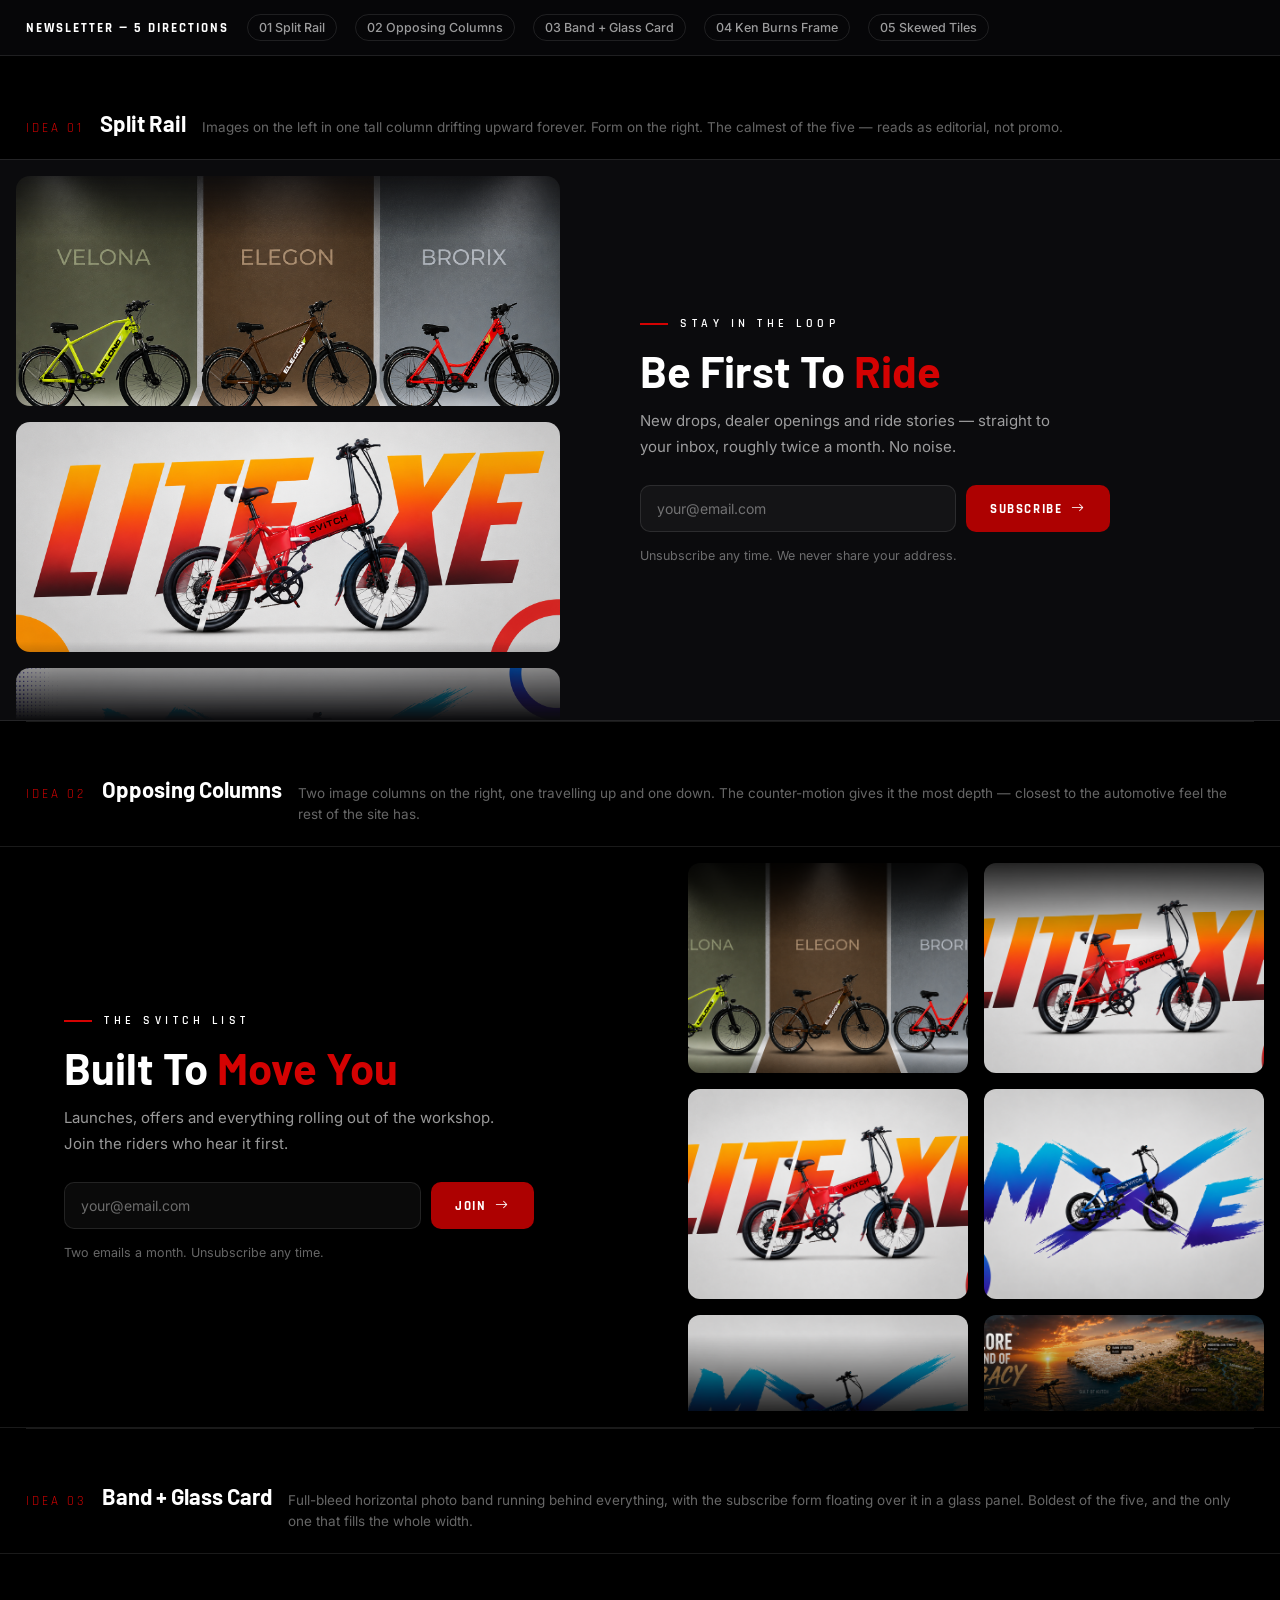
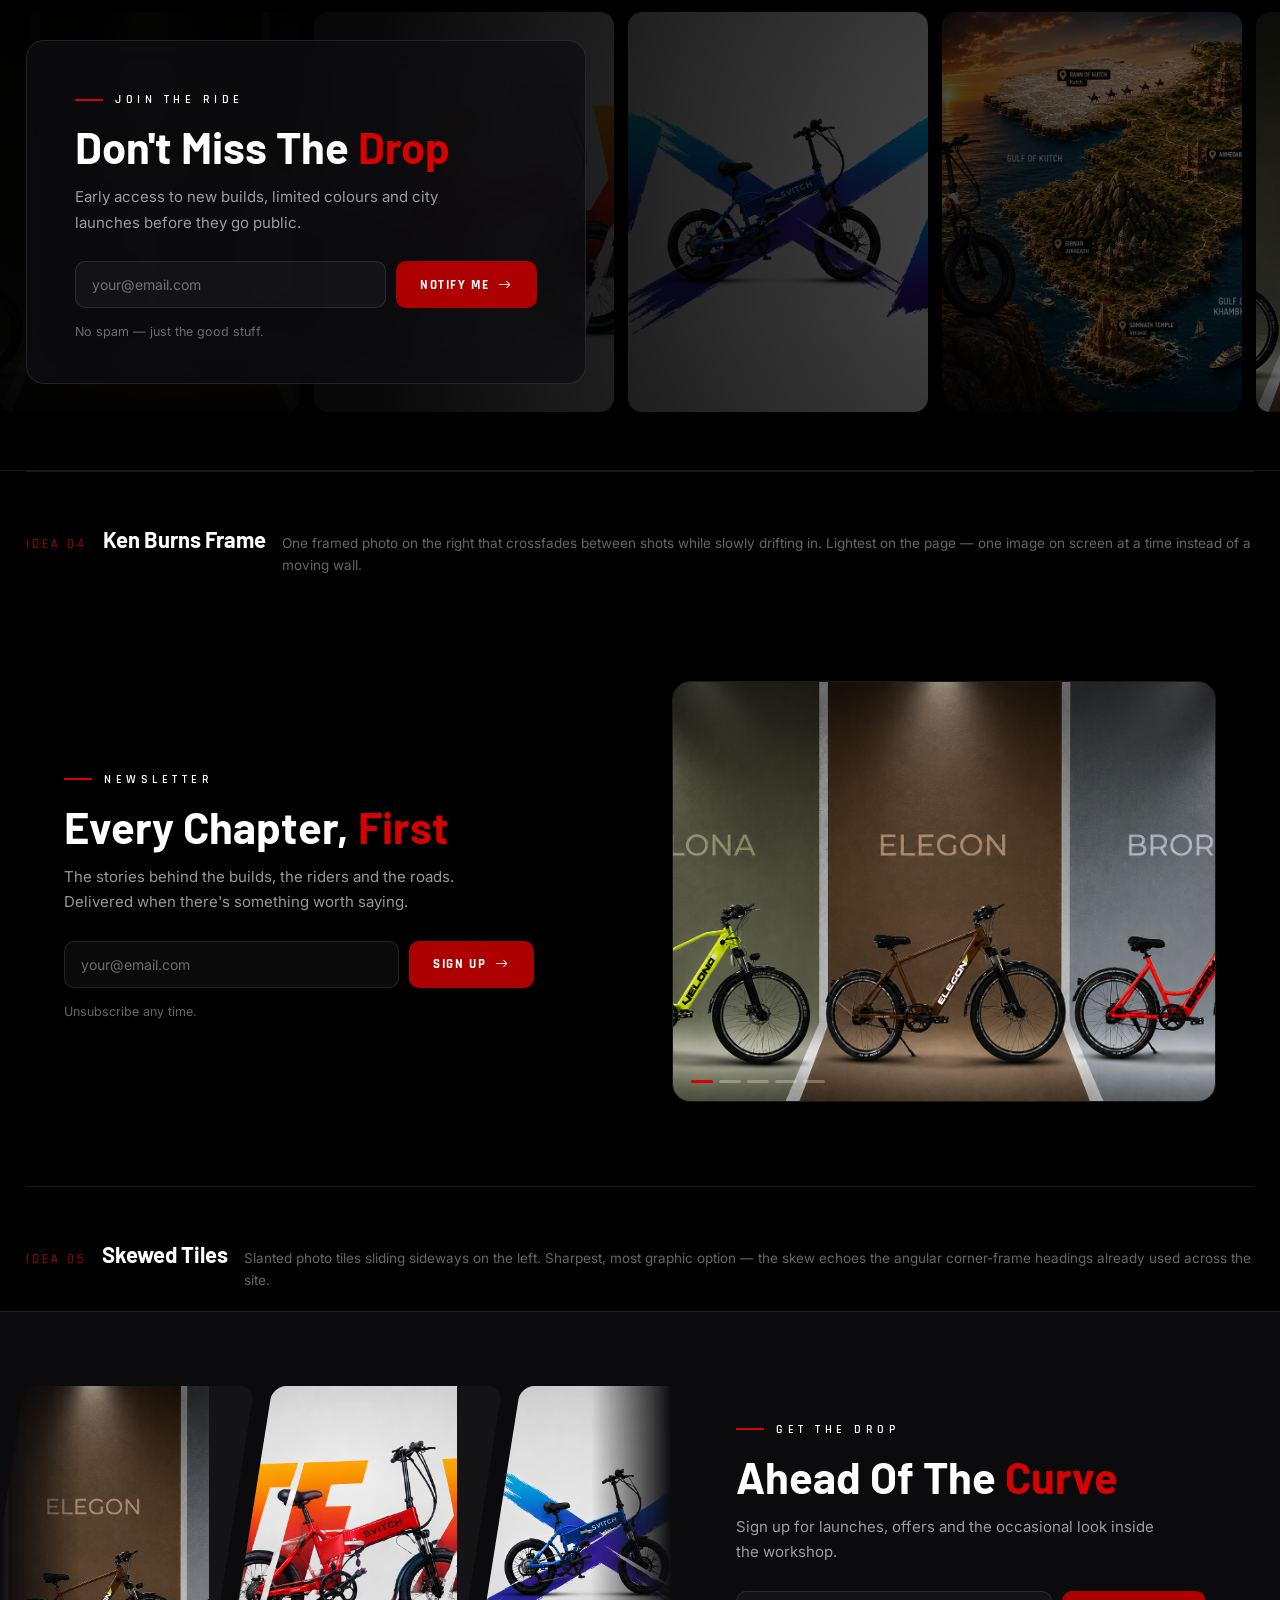
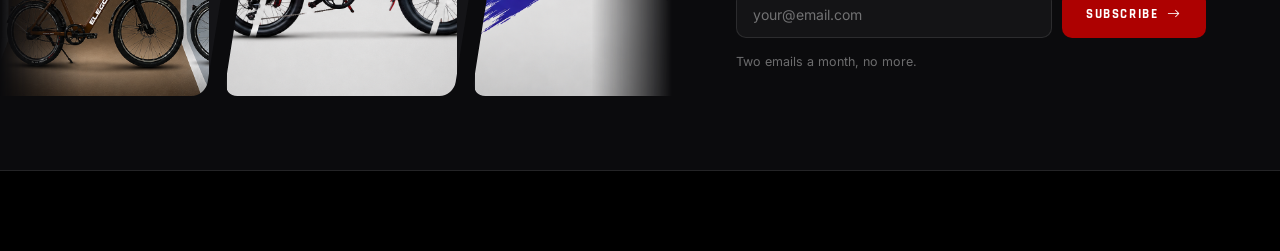
<file: newsletter-ideas.html>
<!doctype html>
<html lang="en">
  <head>
    <meta charset="UTF-8" />
    <meta name="viewport" content="width=device-width, initial-scale=1.0" />
    <title>Svitch — Newsletter Directions</title>

    <link rel="preconnect" href="https://fonts.googleapis.com" />
    <link rel="preconnect" href="https://fonts.gstatic.com" crossorigin />
    <link
      href="https://fonts.googleapis.com/css2?family=Barlow:wght@500;600;700&family=Inter:wght@400;500;600&family=Rajdhani:wght@400;500;600;700&display=swap"
      rel="stylesheet"
    />
    <link
      rel="stylesheet"
      href="https://cdn.jsdelivr.net/npm/bootstrap-icons@1.13.1/font/bootstrap-icons.min.css"
    />

    <style>
      /* Tokens copied from style.css so this page is self-contained and
         can't be knocked around by the site's section rules. */
      :root {
        --red: #ad0101;
        --red-lit: #d40202;
        --black: #000;
        --white: #fff;
        --surface: #0b0b0d;
        --surface-2: #141417;
        --line: rgba(255, 255, 255, 0.1);
        --text-soft: rgba(255, 255, 255, 0.6);
        --text-dim: rgba(255, 255, 255, 0.4);
        --font-display: "Barlow", "Century Gothic", Verdana, Arial, sans-serif;
        --font-heading: "Rajdhani", "Barlow", sans-serif;
        --font-body: "Inter", -apple-system, "Segoe UI", Arial, sans-serif;
        --ease: cubic-bezier(0.22, 1, 0.36, 1);
      }

      * { box-sizing: border-box; }
      body {
        margin: 0;
        background: var(--black);
        color: var(--white);
        font-family: var(--font-body);
        -webkit-font-smoothing: antialiased;
      }
      img { display: block; max-width: 100%; }

      /* ——— Chooser chrome (not part of any design) ——— */
      .picker-bar {
        position: sticky;
        top: 0;
        z-index: 50;
        display: flex;
        align-items: center;
        gap: 18px;
        flex-wrap: wrap;
        padding: 14px 26px;
        background: rgba(8, 8, 10, 0.86);
        backdrop-filter: blur(14px);
        border-bottom: 1px solid var(--line);
      }
      .picker-bar strong {
        font-family: var(--font-heading);
        letter-spacing: 2px;
        text-transform: uppercase;
        font-size: 13px;
      }
      .picker-bar a {
        color: var(--text-soft);
        text-decoration: none;
        font-size: 12.5px;
        font-weight: 500;
        padding: 5px 11px;
        border: 1px solid var(--line);
        border-radius: 999px;
        transition: all 0.25s var(--ease);
      }
      .picker-bar a:hover {
        color: var(--white);
        border-color: var(--red-lit);
      }

      .idea-label {
        display: flex;
        align-items: baseline;
        gap: 16px;
        flex-wrap: wrap;
        padding: 54px 26px 20px;
        max-width: 1320px;
        margin: 0 auto;
      }
      .idea-num {
        font-family: var(--font-heading);
        font-size: 13px;
        letter-spacing: 3px;
        color: var(--red-lit);
      }
      .idea-name {
        font-family: var(--font-display);
        font-size: 22px;
        font-weight: 700;
        margin: 0;
      }
      .idea-mech {
        flex: 1 1 320px;
        margin: 0;
        font-size: 13.5px;
        line-height: 1.6;
        color: var(--text-dim);
      }
      .idea-sep { height: 1px; background: var(--line); margin: 0 26px; }

      /* ——— Shared newsletter form furniture ——— */
      .nl-eyebrow {
        display: inline-flex;
        align-items: center;
        gap: 12px;
        margin: 0 0 16px;
        font-family: var(--font-heading);
        font-size: 12px;
        font-weight: 600;
        letter-spacing: 4.5px;
        text-transform: uppercase;
        color: var(--white);
      }
      .nl-eyebrow::before {
        content: "";
        width: 28px;
        height: 2px;
        background: var(--red-lit);
      }
      .nl-title {
        margin: 0 0 14px;
        font-family: var(--font-display);
        font-size: clamp(28px, 3.4vw, 44px);
        font-weight: 700;
        line-height: 1.08;
      }
      .nl-title .accent { color: var(--red-lit); }
      .nl-desc {
        margin: 0 0 26px;
        max-width: 430px;
        font-size: 15px;
        line-height: 1.7;
        color: var(--text-soft);
      }
      .nl-form {
        display: flex;
        gap: 10px;
        flex-wrap: wrap;
        max-width: 470px;
      }
      .nl-form input {
        flex: 1 1 220px;
        min-width: 0;
        padding: 14px 16px;
        font-family: var(--font-body);
        font-size: 14px;
        color: var(--white);
        background: rgba(255, 255, 255, 0.04);
        border: 1px solid var(--line);
        border-radius: 10px;
        outline: none;
        transition: border-color 0.25s var(--ease), background 0.25s var(--ease);
      }
      .nl-form input::placeholder { color: var(--text-dim); }
      .nl-form input:focus {
        border-color: var(--red-lit);
        background: rgba(255, 255, 255, 0.07);
      }
      .nl-form button {
        flex: none;
        display: inline-flex;
        align-items: center;
        gap: 9px;
        padding: 14px 24px;
        font-family: var(--font-heading);
        font-size: 13px;
        font-weight: 700;
        letter-spacing: 1.6px;
        text-transform: uppercase;
        color: var(--white);
        background: var(--red);
        border: 0;
        border-radius: 10px;
        cursor: pointer;
        transition: background 0.25s var(--ease), transform 0.25s var(--ease);
      }
      .nl-form button:hover {
        background: var(--red-lit);
        transform: translateY(-2px);
      }
      .nl-fine {
        margin: 16px 0 0;
        font-size: 12.5px;
        color: var(--text-dim);
      }
      .nl-form.is-done button {
        background: rgba(255, 255, 255, 0.1);
        pointer-events: none;
      }

      /* Seamless rails: every track holds its list TWICE and travels
         exactly -50%, landing on the start of the duplicate. */
      @keyframes rail-up { from { transform: translateY(0); } to { transform: translateY(-50%); } }
      @keyframes rail-down { from { transform: translateY(-50%); } to { transform: translateY(0); } }
      @keyframes rail-left { from { transform: translateX(0); } to { transform: translateX(-50%); } }

      /* ══════════ IDEA 1 — SPLIT RAIL ══════════ */
      .nl1 {
        display: grid;
        grid-template-columns: 0.9fr 1.1fr;
        align-items: stretch;
        background: var(--surface);
        border-block: 1px solid var(--line);
      }
      .nl1-rail {
        position: relative;
        overflow: hidden;
        height: 560px;
        -webkit-mask-image: linear-gradient(180deg, transparent, #000 14%, #000 86%, transparent);
        mask-image: linear-gradient(180deg, transparent, #000 14%, #000 86%, transparent);
      }
      .nl1-track {
        display: flex;
        flex-direction: column;
        gap: 16px;
        padding: 16px;
        animation: rail-up 34s linear infinite;
      }
      .nl1-track img {
        width: 100%;
        height: 230px;
        object-fit: cover;
        border-radius: 14px;
        flex: none;
      }
      .nl1-copy {
        display: flex;
        flex-direction: column;
        justify-content: center;
        padding: 64px clamp(26px, 5vw, 76px);
      }

      /* ══════════ IDEA 2 — OPPOSING COLUMNS ══════════ */
      .nl2 {
        display: grid;
        grid-template-columns: 1.05fr 0.95fr;
        align-items: stretch;
        background: var(--black);
        border-block: 1px solid var(--line);
      }
      .nl2-copy {
        display: flex;
        flex-direction: column;
        justify-content: center;
        padding: 74px clamp(26px, 5vw, 76px);
      }
      .nl2-rails {
        display: grid;
        grid-template-columns: 1fr 1fr;
        gap: 16px;
        padding: 16px;
        height: 580px;
        overflow: hidden;
        -webkit-mask-image: linear-gradient(180deg, transparent, #000 16%, #000 84%, transparent);
        mask-image: linear-gradient(180deg, transparent, #000 16%, #000 84%, transparent);
      }
      .nl2-col { overflow: hidden; }
      .nl2-track {
        display: flex;
        flex-direction: column;
        gap: 16px;
      }
      .nl2-col:nth-child(1) .nl2-track { animation: rail-up 30s linear infinite; }
      .nl2-col:nth-child(2) .nl2-track { animation: rail-down 30s linear infinite; }
      .nl2-track img {
        width: 100%;
        height: 210px;
        object-fit: cover;
        border-radius: 12px;
        flex: none;
      }

      /* ══════════ IDEA 3 — BAND + GLASS CARD ══════════ */
      .nl3 {
        position: relative;
        padding: 86px 26px;
        background: var(--black);
        overflow: hidden;
        border-block: 1px solid var(--line);
      }
      .nl3-band {
        position: absolute;
        inset: 0;
        overflow: hidden;
      }
      .nl3-band::after {
        content: "";
        position: absolute;
        inset: 0;
        background: linear-gradient(90deg, rgba(0,0,0,0.96) 30%, rgba(0,0,0,0.55) 100%);
      }
      .nl3-track {
        display: flex;
        gap: 14px;
        height: 100%;
        align-items: center;
        width: max-content;
        animation: rail-left 42s linear infinite;
      }
      .nl3-track img {
        width: 300px;
        height: 400px;
        object-fit: cover;
        border-radius: 14px;
        flex: none;
      }
      .nl3-card {
        position: relative;
        z-index: 2;
        max-width: 560px;
        padding: 44px clamp(26px, 4vw, 48px);
        background: rgba(15, 15, 18, 0.72);
        backdrop-filter: blur(18px);
        border: 1px solid var(--line);
        border-radius: 18px;
      }

      /* ══════════ IDEA 4 — KEN BURNS CROSSFADE ══════════ */
      .nl4 {
        display: grid;
        grid-template-columns: 1fr 1fr;
        align-items: center;
        gap: clamp(28px, 5vw, 72px);
        padding: 84px clamp(26px, 5vw, 76px);
        max-width: 1420px;
        margin: 0 auto;
        background: var(--black);
      }
      .nl4-frame {
        position: relative;
        aspect-ratio: 4 / 3.1;
        border-radius: 18px;
        overflow: hidden;
        border: 1px solid var(--line);
      }
      .nl4-frame img {
        position: absolute;
        inset: 0;
        width: 100%;
        height: 100%;
        object-fit: cover;
        opacity: 0;
        transform: scale(1.12);
        transition: opacity 1.2s ease-in-out;
      }
      /* Each slide fades in AND keeps drifting, so the frame is never still */
      .nl4-frame img.is-on {
        opacity: 1;
        transform: scale(1);
        transition: opacity 1.2s ease-in-out, transform 7s linear;
      }
      .nl4-dots {
        position: absolute;
        left: 18px;
        bottom: 18px;
        display: flex;
        gap: 6px;
        z-index: 2;
      }
      .nl4-dots span {
        width: 22px;
        height: 3px;
        border-radius: 2px;
        background: rgba(255, 255, 255, 0.28);
        transition: background 0.4s var(--ease);
      }
      .nl4-dots span.is-on { background: var(--red-lit); }

      /* ══════════ IDEA 5 — SKEWED TILE RAIL ══════════ */
      .nl5 {
        display: grid;
        grid-template-columns: 1.05fr 0.95fr;
        align-items: center;
        background: var(--surface);
        border-block: 1px solid var(--line);
        overflow: hidden;
      }
      .nl5-rail {
        overflow: hidden;
        padding: 74px 0;
        -webkit-mask-image: linear-gradient(90deg, transparent, #000 12%, #000 88%, transparent);
        mask-image: linear-gradient(90deg, transparent, #000 12%, #000 88%, transparent);
      }
      .nl5-track {
        display: flex;
        gap: 18px;
        width: max-content;
        animation: rail-left 38s linear infinite;
      }
      .nl5-tile {
        flex: none;
        width: 230px;
        height: 310px;
        border-radius: 14px;
        overflow: hidden;
        transform: skewX(-9deg);
        background: var(--surface-2);
      }
      /* Counter-skew the photo so only the frame is a parallelogram; the
         overhang stops the skew from exposing empty corners. */
      .nl5-tile img {
        width: 118%;
        height: 100%;
        margin-left: -9%;
        object-fit: cover;
        transform: skewX(9deg);
      }
      .nl5-copy { padding: 74px clamp(26px, 5vw, 70px); }

      /* ——— Responsive ——— */
      @media (max-width: 900px) {
        .nl1, .nl2, .nl4, .nl5 { grid-template-columns: 1fr; }
        .nl1-rail { height: 320px; order: 2; }
        .nl1-copy, .nl2-copy, .nl5-copy { padding: 48px 24px; }
        .nl2-rails { height: 340px; order: 2; }
        .nl4 { padding: 48px 24px; }
        .nl4-frame { order: 2; }
        .nl5-rail { padding: 40px 0; }
        .nl5-tile { width: 170px; height: 230px; }
        .nl3 { padding: 56px 20px; }
      }

      @media (prefers-reduced-motion: reduce) {
        .nl1-track, .nl2-track, .nl3-track, .nl5-track { animation: none; }
        .nl4-frame img.is-on { transition: opacity 0.2s; transform: none; }
      }
    </style>
  </head>

  <body>
    <div class="picker-bar">
      <strong>Newsletter — 5 directions</strong>
      <a href="#idea1">01 Split Rail</a>
      <a href="#idea2">02 Opposing Columns</a>
      <a href="#idea3">03 Band + Glass Card</a>
      <a href="#idea4">04 Ken Burns Frame</a>
      <a href="#idea5">05 Skewed Tiles</a>
    </div>

    <!-- ══════════ IDEA 1 ══════════ -->
    <div class="idea-label" id="idea1">
      <span class="idea-num">IDEA 01</span>
      <h2 class="idea-name">Split Rail</h2>
      <p class="idea-mech">
        Images on the left in one tall column drifting upward forever. Form on
        the right. The calmest of the five — reads as editorial, not promo.
      </p>
    </div>
    <section class="nl1">
      <div class="nl1-rail"><div class="nl1-track" data-rail="v1"></div></div>
      <div class="nl1-copy">
        <p class="nl-eyebrow">Stay In The Loop</p>
        <h2 class="nl-title">Be First To <span class="accent">Ride</span></h2>
        <p class="nl-desc">
          New drops, dealer openings and ride stories — straight to your inbox,
          roughly twice a month. No noise.
        </p>
        <form class="nl-form">
          <input type="email" placeholder="your@email.com" required />
          <button type="submit">Subscribe <i class="bi bi-arrow-right"></i></button>
        </form>
        <p class="nl-fine">Unsubscribe any time. We never share your address.</p>
      </div>
    </section>

    <div class="idea-sep"></div>

    <!-- ══════════ IDEA 2 ══════════ -->
    <div class="idea-label" id="idea2">
      <span class="idea-num">IDEA 02</span>
      <h2 class="idea-name">Opposing Columns</h2>
      <p class="idea-mech">
        Two image columns on the right, one travelling up and one down. The
        counter-motion gives it the most depth — closest to the automotive feel
        the rest of the site has.
      </p>
    </div>
    <section class="nl2">
      <div class="nl2-copy">
        <p class="nl-eyebrow">The Svitch List</p>
        <h2 class="nl-title">Built To <span class="accent">Move You</span></h2>
        <p class="nl-desc">
          Launches, offers and everything rolling out of the workshop. Join the
          riders who hear it first.
        </p>
        <form class="nl-form">
          <input type="email" placeholder="your@email.com" required />
          <button type="submit">Join <i class="bi bi-arrow-right"></i></button>
        </form>
        <p class="nl-fine">Two emails a month. Unsubscribe any time.</p>
      </div>
      <div class="nl2-rails">
        <div class="nl2-col"><div class="nl2-track" data-rail="v2a"></div></div>
        <div class="nl2-col"><div class="nl2-track" data-rail="v2b"></div></div>
      </div>
    </section>

    <div class="idea-sep"></div>

    <!-- ══════════ IDEA 3 ══════════ -->
    <div class="idea-label" id="idea3">
      <span class="idea-num">IDEA 03</span>
      <h2 class="idea-name">Band + Glass Card</h2>
      <p class="idea-mech">
        Full-bleed horizontal photo band running behind everything, with the
        subscribe form floating over it in a glass panel. Boldest of the five,
        and the only one that fills the whole width.
      </p>
    </div>
    <section class="nl3">
      <div class="nl3-band"><div class="nl3-track" data-rail="h3"></div></div>
      <div class="nl3-card">
        <p class="nl-eyebrow">Join The Ride</p>
        <h2 class="nl-title">Don't Miss The <span class="accent">Drop</span></h2>
        <p class="nl-desc">
          Early access to new builds, limited colours and city launches before
          they go public.
        </p>
        <form class="nl-form">
          <input type="email" placeholder="your@email.com" required />
          <button type="submit">Notify Me <i class="bi bi-arrow-right"></i></button>
        </form>
        <p class="nl-fine">No spam — just the good stuff.</p>
      </div>
    </section>

    <div class="idea-sep"></div>

    <!-- ══════════ IDEA 4 ══════════ -->
    <div class="idea-label" id="idea4">
      <span class="idea-num">IDEA 04</span>
      <h2 class="idea-name">Ken Burns Frame</h2>
      <p class="idea-mech">
        One framed photo on the right that crossfades between shots while slowly
        drifting in. Lightest on the page — one image on screen at a time
        instead of a moving wall.
      </p>
    </div>
    <section class="nl4">
      <div class="nl4-copy">
        <p class="nl-eyebrow">Newsletter</p>
        <h2 class="nl-title">Every Chapter, <span class="accent">First</span></h2>
        <p class="nl-desc">
          The stories behind the builds, the riders and the roads. Delivered
          when there's something worth saying.
        </p>
        <form class="nl-form">
          <input type="email" placeholder="your@email.com" required />
          <button type="submit">Sign Up <i class="bi bi-arrow-right"></i></button>
        </form>
        <p class="nl-fine">Unsubscribe any time.</p>
      </div>
      <div class="nl4-frame" data-rail="kb4">
        <div class="nl4-dots"></div>
      </div>
    </section>

    <div class="idea-sep"></div>

    <!-- ══════════ IDEA 5 ══════════ -->
    <div class="idea-label" id="idea5">
      <span class="idea-num">IDEA 05</span>
      <h2 class="idea-name">Skewed Tiles</h2>
      <p class="idea-mech">
        Slanted photo tiles sliding sideways on the left. Sharpest, most
        graphic option — the skew echoes the angular corner-frame headings
        already used across the site.
      </p>
    </div>
    <section class="nl5">
      <div class="nl5-rail"><div class="nl5-track" data-rail="h5"></div></div>
      <div class="nl5-copy">
        <p class="nl-eyebrow">Get The Drop</p>
        <h2 class="nl-title">Ahead Of The <span class="accent">Curve</span></h2>
        <p class="nl-desc">
          Sign up for launches, offers and the occasional look inside the
          workshop.
        </p>
        <form class="nl-form">
          <input type="email" placeholder="your@email.com" required />
          <button type="submit">Subscribe <i class="bi bi-arrow-right"></i></button>
        </form>
        <p class="nl-fine">Two emails a month, no more.</p>
      </div>
    </section>

    <div style="height: 80px"></div>

    <script>
      /* Photos are injected from one list so swapping the imagery is a
         single edit here. When a direction is picked, the winner gets
         written into index.html as static markup instead. */
      const SLIDES = [
        "images/slide-1.webp",
        "images/slide-2.webp",
        "images/slide-3.webp",
        "images/slide-4.webp",
      ];
      // Placeholder imagery only — the four banner slides cycled to fill each
      // rail. Swap SLIDES for the real newsletter shots when they exist.
      const SHOTS = Array.from({ length: 12 }, (_, i) => SLIDES[i % SLIDES.length]);

      // Every rail needs its list twice — the -50% travel lands on the
      // start of the copy, so the loop never visibly jumps.
      const fill = (el, list) => {
        const html = list.map((s) => `<img src="${s}" alt="" loading="lazy" />`).join("");
        el.innerHTML = html + html;
      };

      fill(document.querySelector('[data-rail="v1"]'), SHOTS.slice(0, 6));
      fill(document.querySelector('[data-rail="v2a"]'), SHOTS.slice(0, 5));
      fill(document.querySelector('[data-rail="v2b"]'), SHOTS.slice(5, 10));
      fill(document.querySelector('[data-rail="h3"]'), SHOTS.slice(0, 8));

      const h5 = document.querySelector('[data-rail="h5"]');
      const tiles = SHOTS.slice(0, 7)
        .map((s) => `<div class="nl5-tile"><img src="${s}" alt="" loading="lazy" /></div>`)
        .join("");
      h5.innerHTML = tiles + tiles;

      /* Idea 4 — crossfade with the drift restarting on each slide */
      const kb = document.querySelector('[data-rail="kb4"]');
      const kbShots = SHOTS.slice(0, 5);
      const dots = kb.querySelector(".nl4-dots");
      kbShots.forEach((s, i) => {
        kb.insertAdjacentHTML(
          "afterbegin",
          `<img src="${s}" alt="" ${i ? 'loading="lazy"' : ""} />`,
        );
        dots.insertAdjacentHTML("beforeend", "<span></span>");
      });
      const kbImgs = [...kb.querySelectorAll("img")].reverse();
      const kbDots = [...dots.children];
      let k = 0;
      const showKb = (i) => {
        kbImgs.forEach((im, n) => im.classList.toggle("is-on", n === i));
        kbDots.forEach((d, n) => d.classList.toggle("is-on", n === i));
      };
      showKb(0);
      setInterval(() => showKb((k = (k + 1) % kbImgs.length)), 4200);

      /* Forms are demo-only — no endpoint yet, just the success state */
      document.querySelectorAll(".nl-form").forEach((f) => {
        f.addEventListener("submit", (e) => {
          e.preventDefault();
          f.classList.add("is-done");
          f.querySelector("button").innerHTML =
            '<i class="bi bi-check2"></i> You\'re in';
        });
      });
    </script>
  </body>
</html>
</file>
